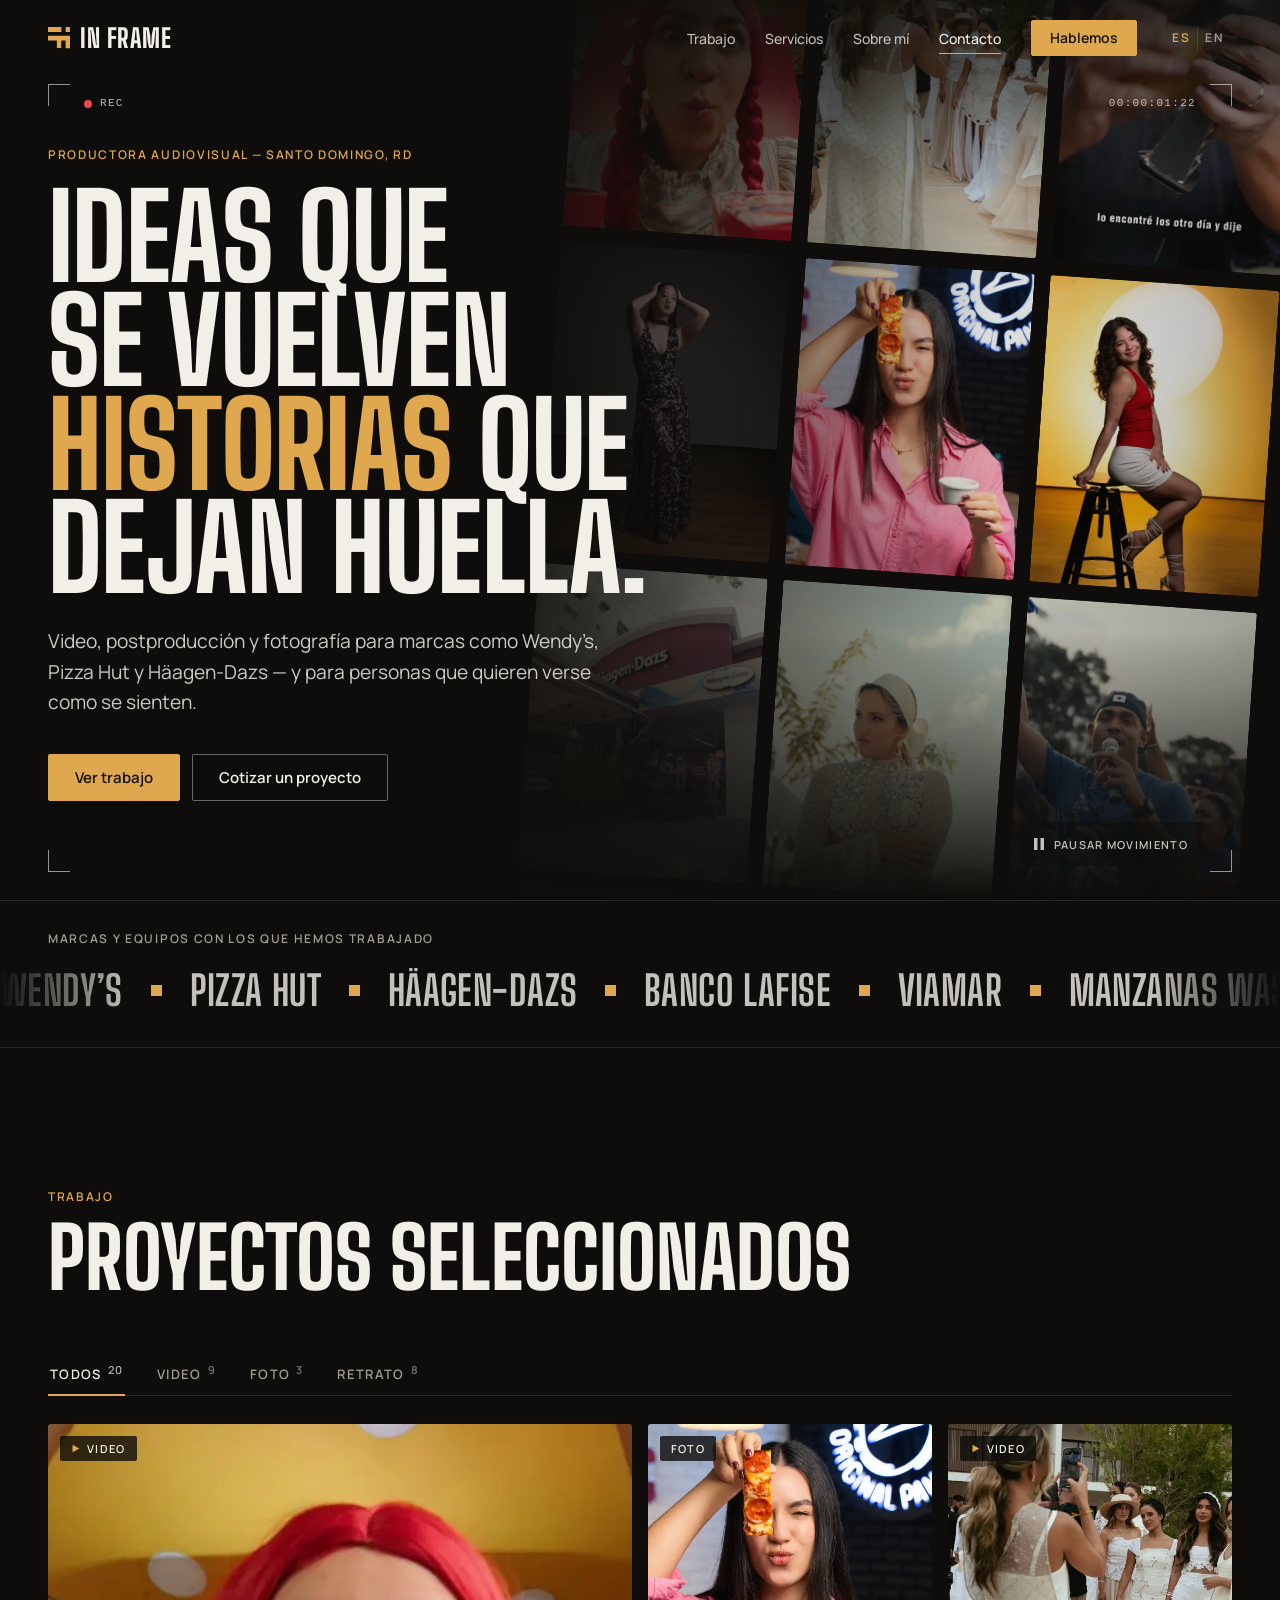
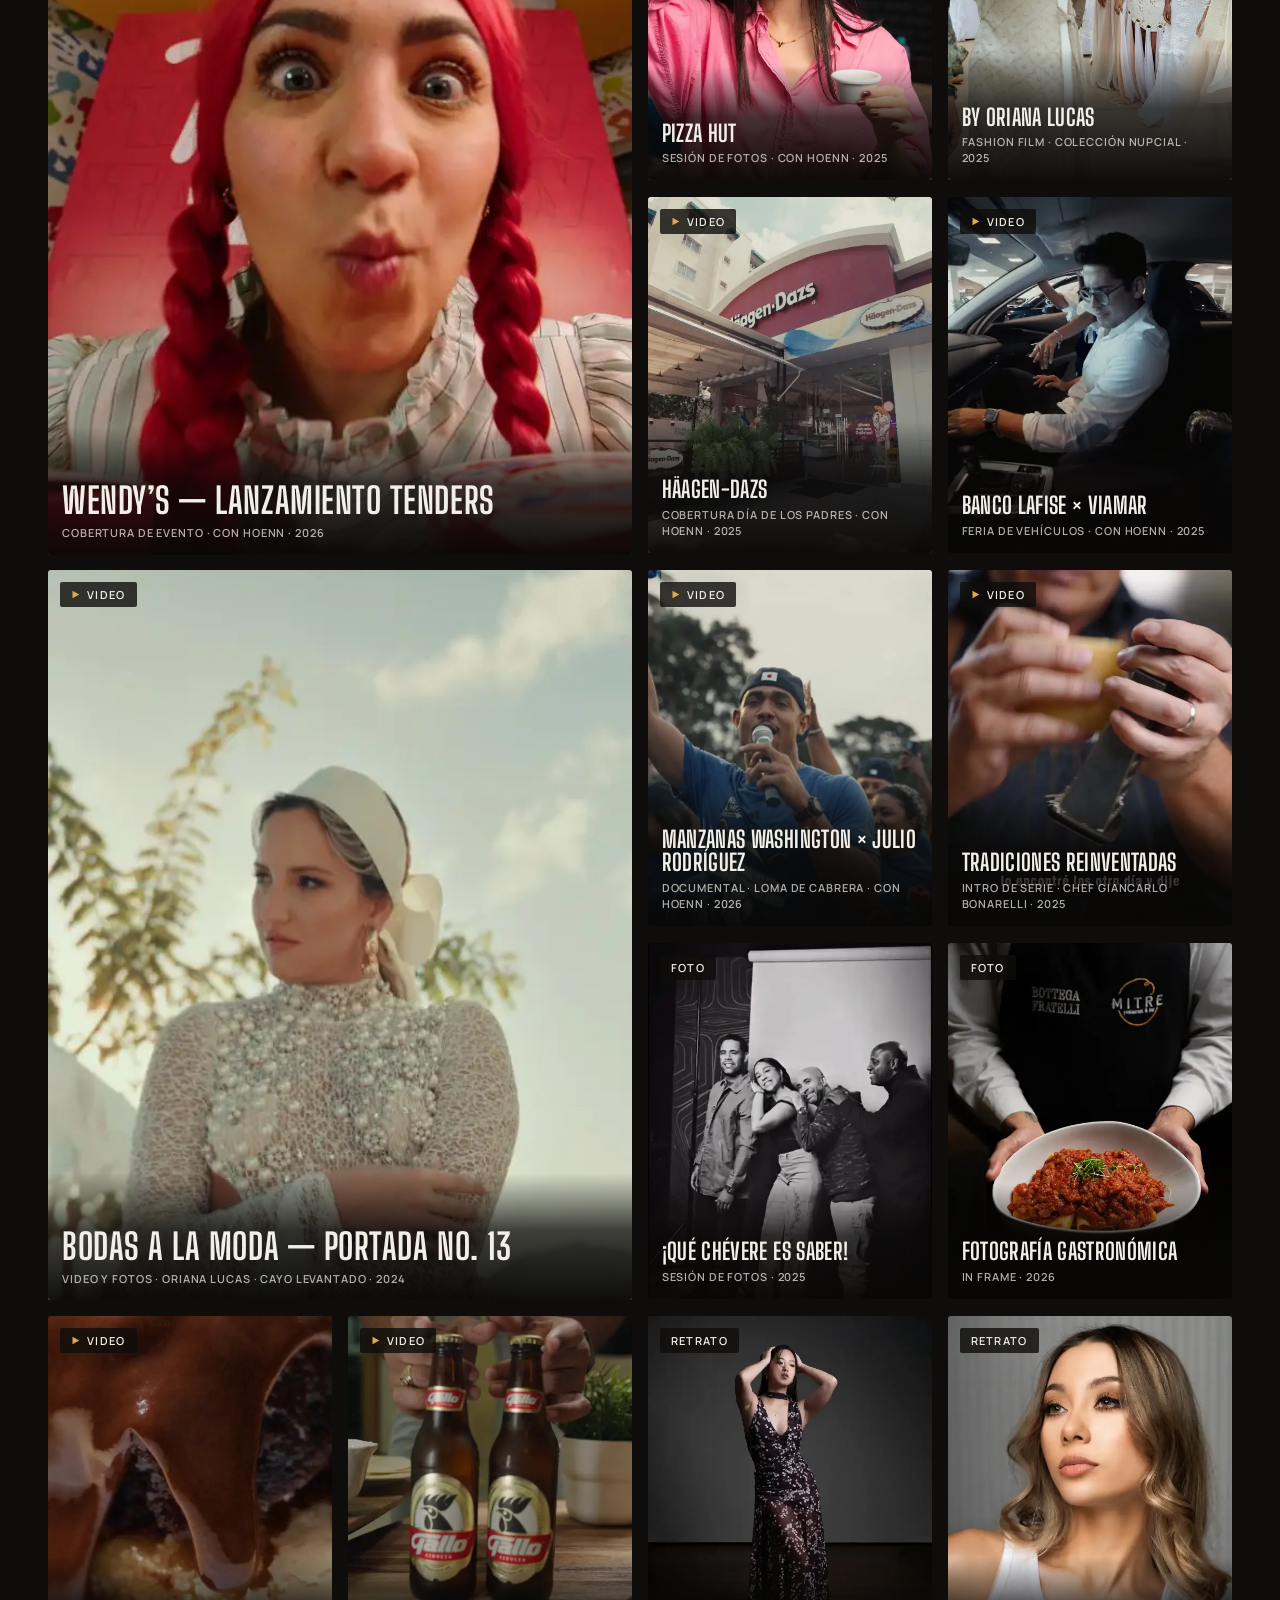
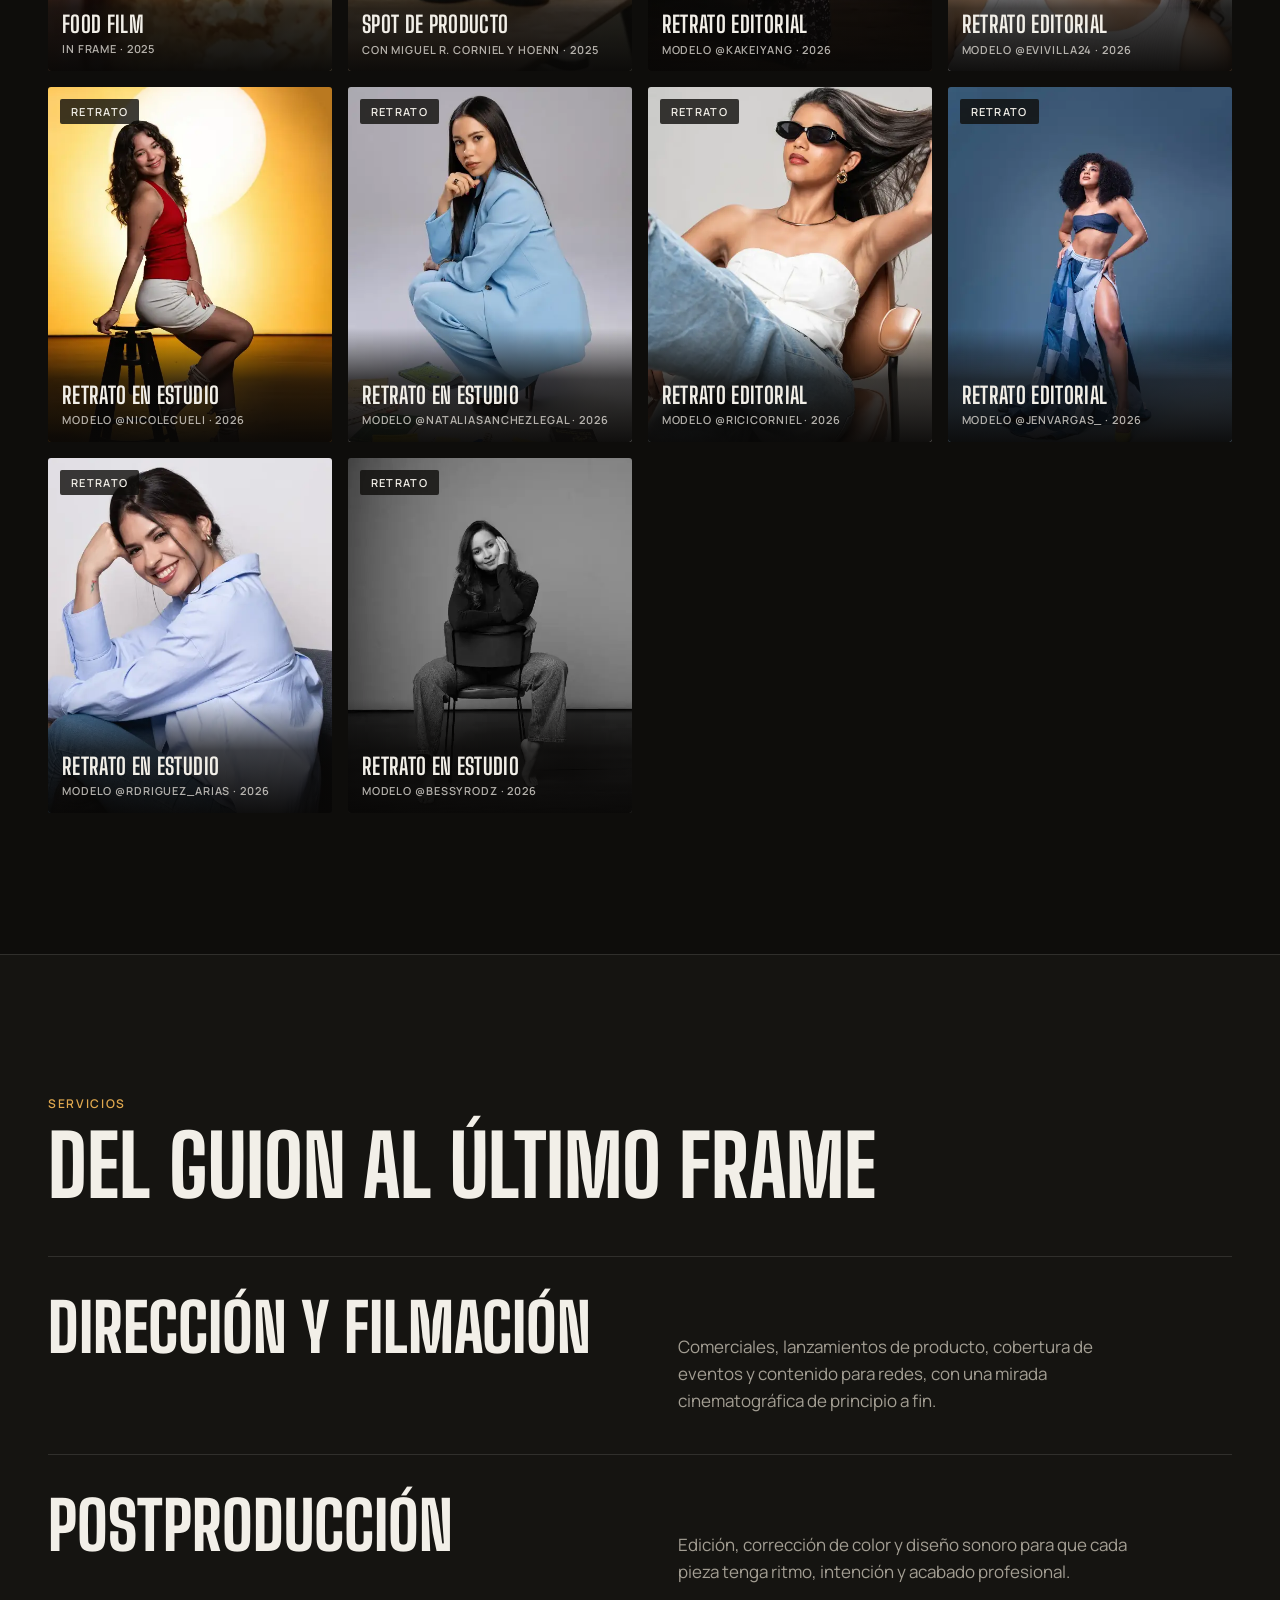
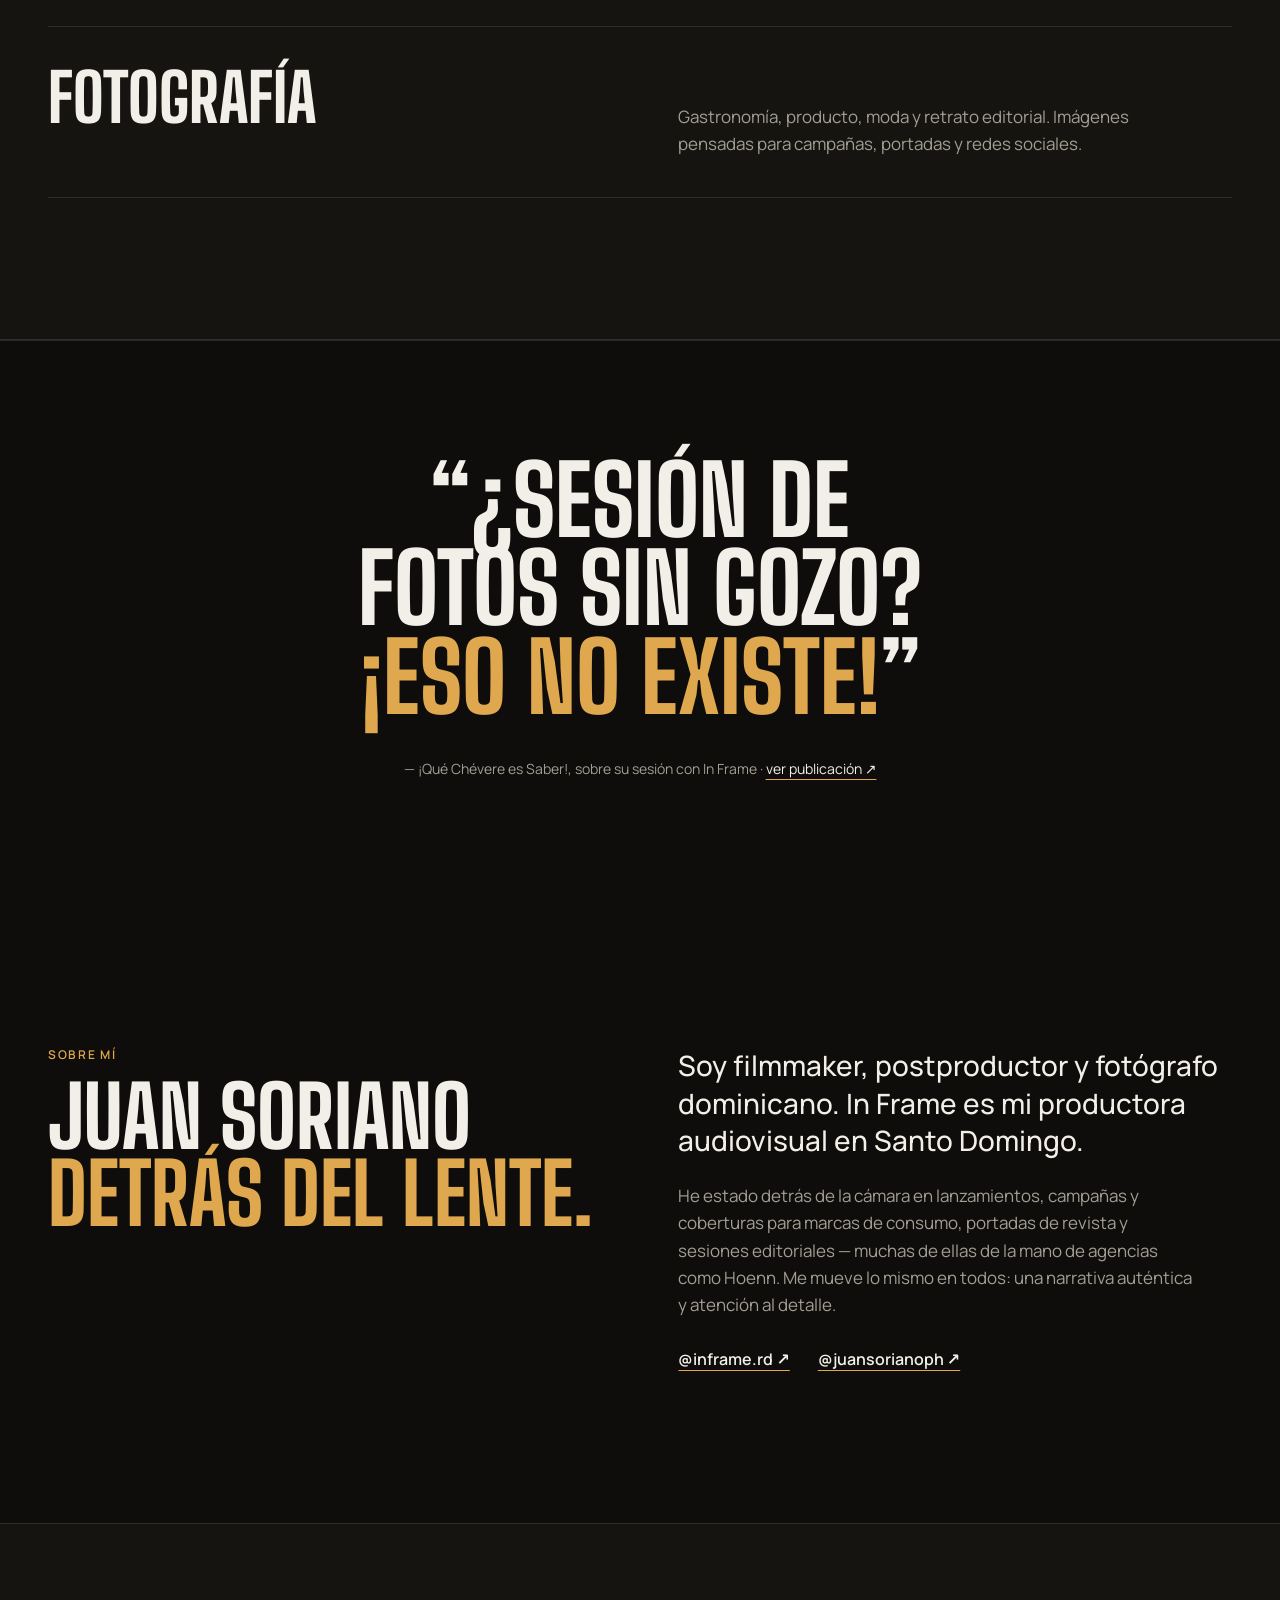
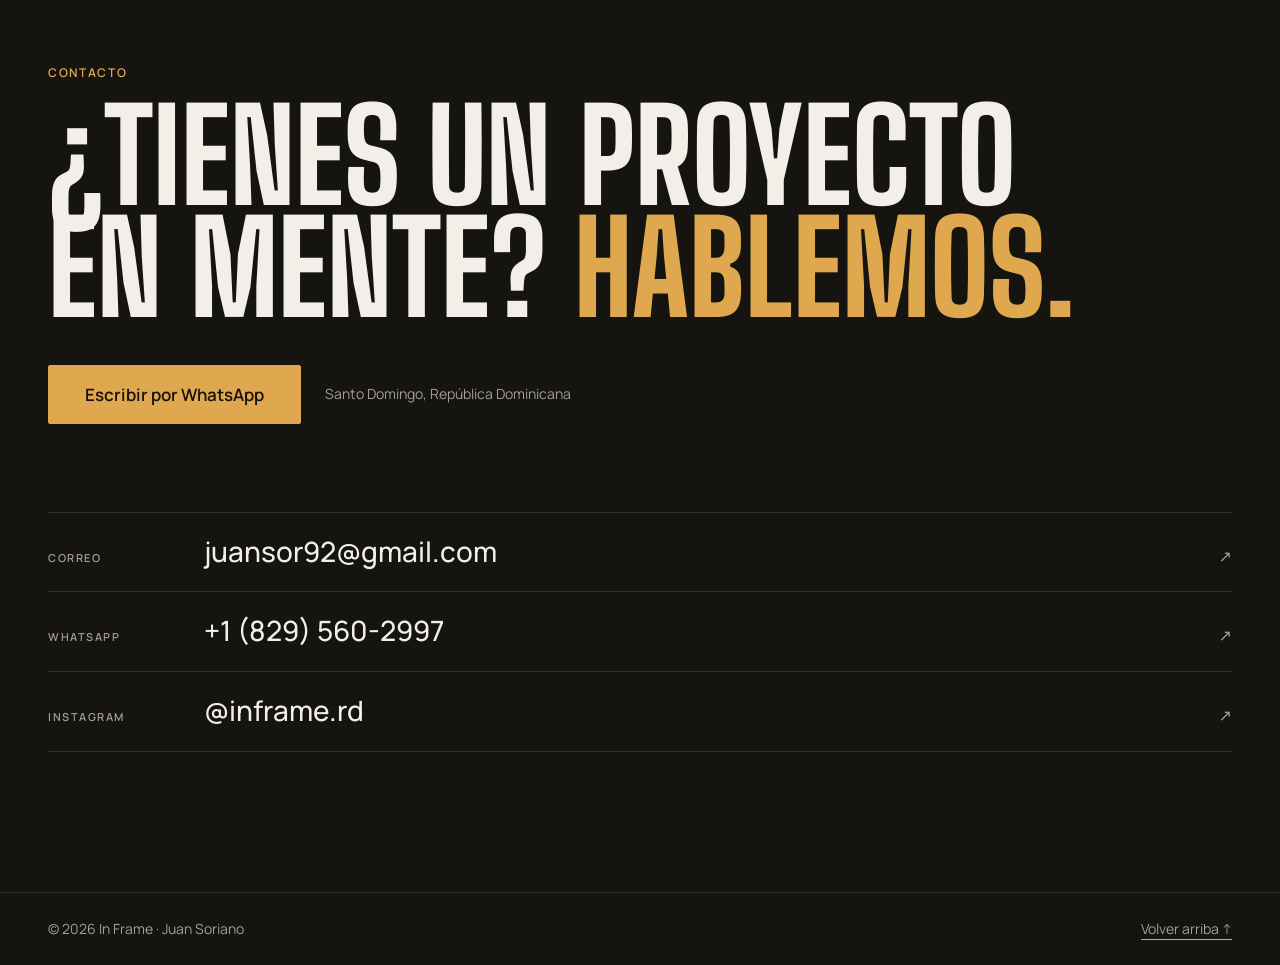
<file: index.html>
<!doctype html>
<html lang="es">
<head>
  <meta charset="utf-8">
  <meta name="viewport" content="width=device-width, initial-scale=1">
  <title>In Frame — Productora audiovisual · Juan Soriano</title>
  <meta name="description" content="In Frame es la productora audiovisual de Juan Soriano: dirección, filmación, postproducción y fotografía en República Dominicana.">
  <meta name="theme-color" content="#0e0d0b">
  <meta name="color-scheme" content="dark">
  <!-- Update these three URLs if the site moves to its own domain -->
  <link rel="canonical" href="https://in-frame-copia.vercel.app/">
  <meta property="og:url" content="https://in-frame-copia.vercel.app/">
  <meta property="og:locale" content="es_DO">
  <meta property="og:type" content="website">
  <meta property="og:title" content="In Frame — Productora audiovisual">
  <meta property="og:description" content="Dirección, filmación, postproducción y fotografía. Historias visuales que conectan.">
  <meta property="og:image" content="https://in-frame-copia.vercel.app/assets/og.jpg">
  <meta property="og:image:width" content="1200">
  <meta property="og:image:height" content="630">
  <meta name="twitter:image" content="https://in-frame-copia.vercel.app/assets/og.jpg">
  <meta name="twitter:card" content="summary_large_image">
  <link rel="icon" href="favicon.svg" type="image/svg+xml">
  <link rel="preconnect" href="https://fonts.googleapis.com">
  <link rel="preconnect" href="https://fonts.gstatic.com" crossorigin>
  <link href="https://fonts.googleapis.com/css2?family=Big+Shoulders+Display:wght@700;800&family=Manrope:wght@400;500;600&display=swap" rel="stylesheet">
  <link rel="stylesheet" href="styles.css">
  <script>
    /* Play the logo intro once per visit; skip it on later page loads and for reduced motion */
    try {
      if (sessionStorage.getItem("introSeen") || matchMedia("(prefers-reduced-motion: reduce)").matches) document.documentElement.classList.add("no-intro");
      sessionStorage.setItem("introSeen", "1");
    } catch (e) {}
  </script>
</head>
<body>
  <svg width="0" height="0" style="position:absolute" aria-hidden="true">
    <symbol id="if-logo" viewBox="0 0 358 349">
      <path d="M0 0h218v81H0zM287 0h71v81h-71zM0 141h358v79H0zM144 220h72v123h-72zM286 220h72v129h-72z"/>
    </symbol>
  </svg>

  <div class="intro" id="intro" aria-hidden="true">
    <svg class="intro__logo" viewBox="0 0 358 349"><use href="#if-logo"/></svg>
  </div>
  <noscript><style>.intro{display:none}</style></noscript>

  <a class="skip" href="#trabajo" data-i18n="skip">Saltar al contenido</a>

  <header class="nav" id="nav">
    <a href="#top" class="brand" id="brand" aria-label="In Frame, inicio" data-i18n-label="brand.label">
      <svg class="brand__mark" viewBox="0 0 358 349" aria-hidden="true"><use href="#if-logo"/></svg>In Frame
    </a>
    <nav class="nav__links" id="menu" aria-label="Principal" data-i18n-label="nav.label">
      <a href="#trabajo" data-i18n="nav.work">Trabajo</a>
      <a href="#servicios" data-i18n="nav.services">Servicios</a>
      <a href="#sobre-mi" data-i18n="nav.about">Sobre mí</a>
      <a href="#contacto" data-i18n="nav.contact">Contacto</a>
      <a class="btn btn--sm" data-wa href="https://wa.me/18295602997" target="_blank" rel="noopener" data-i18n="nav.talk">Hablemos</a>
    </nav>
    <div class="nav__end">
      <!-- language switch: shows both, the current one highlighted -->
      <button class="lang" id="lang" type="button" data-lang="es" aria-label="Cambiar el sitio a inglés"><span lang="es">ES</span><span lang="en">EN</span></button>
      <button class="nav__toggle" id="toggle" aria-expanded="false" aria-controls="menu" aria-label="Abrir menú">
        <span></span><span></span>
      </button>
    </div>
  </header>

  <main id="top">
    <!-- HERO -->
    <section class="hero">
      <div class="wall" id="wall" aria-hidden="true"></div>
      <div class="hero__shade" aria-hidden="true"></div>

      <div class="finder" aria-hidden="true">
        <i></i><i></i><i></i><i></i>
        <span class="finder__rec"><b></b>REC</span>
        <span class="finder__tc" id="timecode">00:00:00:00</span>
      </div>

      <button class="motion" id="motion" type="button" aria-pressed="false">
        <svg class="motion__pause" viewBox="0 0 10 12" aria-hidden="true"><path d="M0 0h3.5v12H0zM6.5 0H10v12H6.5z"/></svg>
        <svg class="motion__play" viewBox="0 0 10 12" aria-hidden="true"><path d="M0 0l10 6-10 6z"/></svg>
        <span id="motionLabel">Pausar movimiento</span>
      </button>

      <div class="wrap hero__body">
        <p class="eyebrow" data-i18n="hero.eyebrow">Productora audiovisual — Santo Domingo, RD</p>
        <h1 class="hero__title" data-i18n="hero.title">Ideas que se vuelven <em>historias</em> que dejan huella.</h1>
        <p class="hero__text" data-i18n="hero.text">Video, postproducción y fotografía para marcas como Wendy’s, Pizza Hut y Häagen-Dazs — y para personas que quieren verse como se sienten.</p>
        <div class="hero__cta">
          <a class="btn" href="#trabajo" data-i18n="hero.see">Ver trabajo</a>
          <a class="btn btn--ghost" data-wa href="https://wa.me/18295602997" target="_blank" rel="noopener" data-i18n="hero.quote">Cotizar un proyecto</a>
        </div>
      </div>
    </section>

    <!-- CLIENTES -->
    <section class="clients" aria-labelledby="clientsTitle">
      <h2 class="label wrap" id="clientsTitle" data-i18n="clients.title">Marcas y equipos con los que hemos trabajado</h2>
      <div class="marquee"><ul class="marquee__track" id="clients"><li>Wendy’s</li><li>Pizza Hut</li><li>Häagen-Dazs</li><li>Banco LAFISE</li><li>Viamar</li><li>Manzanas Washington</li><li>Bodas A La Moda</li><li>By Oriana Lucas</li><li>Hoenn</li></ul></div>
    </section>

    <!-- TRABAJO -->
    <section class="section" id="trabajo">
      <div class="wrap">
        <header class="head reveal">
          <p class="label" data-i18n="work.label">Trabajo</p>
          <h2 class="title" data-i18n="work.title">Proyectos seleccionados</h2>
        </header>
        <div class="chips reveal" id="chips" role="group" aria-label="Filtrar por categoría" data-i18n-label="work.filter"></div>
        <div class="grid" id="grid">
          <a class="card reveal card--big" href="https://www.instagram.com/reel/DZqhDx_pwn-/" target="_blank" rel="noopener" data-type="video" data-full="assets/work/DZqhDx_pwn-.jpg" data-title="Wendy’s — Lanzamiento Tenders" data-meta="Cobertura de evento · con Hoenn" data-year="2026">
            <img src="assets/work/thumb/DZqhDx_pwn-.webp" alt="Wendy’s — Lanzamiento Tenders — Cobertura de evento · con Hoenn" loading="lazy" decoding="async" width="540" height="960">
            <span class="card__badge"><svg width="9" height="9" viewBox="0 0 12 12" aria-hidden="true"><path d="M2 1l9 5-9 5z" fill="currentColor"/></svg>Video</span>
            <span class="card__info"><strong>Wendy’s — Lanzamiento Tenders</strong><small>Cobertura de evento · con Hoenn · 2026</small></span>
          </a>
          <a class="card reveal" href="https://www.instagram.com/p/DPrdmBtgVTj/" target="_blank" rel="noopener" data-type="foto" data-full="assets/work/DPrdmBtgVTj.webp" data-title="Pizza Hut" data-meta="Sesión de fotos · con Hoenn" data-year="2025">
            <img src="assets/work/thumb/DPrdmBtgVTj.webp" srcset="assets/work/thumb/DPrdmBtgVTj.webp 540w, assets/work/DPrdmBtgVTj.webp 1080w" sizes="(max-width: 640px) 50vw, (max-width: 1000px) 33vw, 25vw" alt="Pizza Hut — Sesión de fotos · con Hoenn" loading="lazy" decoding="async" width="1080" height="1440">
            <span class="card__badge">Foto</span>
            <span class="card__info"><strong>Pizza Hut</strong><small>Sesión de fotos · con Hoenn · 2025</small></span>
          </a>
          <a class="card reveal" href="https://www.instagram.com/reel/DN6wpaIkVMU/" target="_blank" rel="noopener" data-type="video" data-full="assets/work/DN6wpaIkVMU.jpg" data-title="By Oriana Lucas" data-meta="Fashion film · Colección nupcial" data-year="2025">
            <img src="assets/work/thumb/DN6wpaIkVMU.webp" srcset="assets/work/thumb/DN6wpaIkVMU.webp 540w, assets/work/DN6wpaIkVMU.jpg 1080w" sizes="(max-width: 640px) 50vw, (max-width: 1000px) 33vw, 25vw" alt="By Oriana Lucas — Fashion film · Colección nupcial" loading="lazy" decoding="async" width="1080" height="1920">
            <span class="card__badge"><svg width="9" height="9" viewBox="0 0 12 12" aria-hidden="true"><path d="M2 1l9 5-9 5z" fill="currentColor"/></svg>Video</span>
            <span class="card__info"><strong>By Oriana Lucas</strong><small>Fashion film · Colección nupcial · 2025</small></span>
          </a>
          <a class="card reveal" href="https://www.instagram.com/reel/DM-ivGzpY6K/" target="_blank" rel="noopener" data-type="video" data-full="assets/work/DM-ivGzpY6K.jpg" data-title="Häagen-Dazs" data-meta="Cobertura Día de los Padres · con Hoenn" data-year="2025">
            <img src="assets/work/thumb/DM-ivGzpY6K.webp" alt="Häagen-Dazs — Cobertura Día de los Padres · con Hoenn" loading="lazy" decoding="async" width="540" height="960">
            <span class="card__badge"><svg width="9" height="9" viewBox="0 0 12 12" aria-hidden="true"><path d="M2 1l9 5-9 5z" fill="currentColor"/></svg>Video</span>
            <span class="card__info"><strong>Häagen-Dazs</strong><small>Cobertura Día de los Padres · con Hoenn · 2025</small></span>
          </a>
          <a class="card reveal" href="https://www.instagram.com/reel/DNTwqHEvI5Z/" target="_blank" rel="noopener" data-type="video" data-full="assets/work/DNTwqHEvI5Z.jpg" data-title="Banco LAFISE × Viamar" data-meta="Feria de Vehículos · con Hoenn" data-year="2025">
            <img src="assets/work/thumb/DNTwqHEvI5Z.webp" srcset="assets/work/thumb/DNTwqHEvI5Z.webp 540w, assets/work/DNTwqHEvI5Z.jpg 640w" sizes="(max-width: 640px) 50vw, (max-width: 1000px) 33vw, 25vw" alt="Banco LAFISE × Viamar — Feria de Vehículos · con Hoenn" loading="lazy" decoding="async" width="640" height="1136">
            <span class="card__badge"><svg width="9" height="9" viewBox="0 0 12 12" aria-hidden="true"><path d="M2 1l9 5-9 5z" fill="currentColor"/></svg>Video</span>
            <span class="card__info"><strong>Banco LAFISE × Viamar</strong><small>Feria de Vehículos · con Hoenn · 2025</small></span>
          </a>
          <a class="card reveal card--big" href="https://www.instagram.com/reel/C8iAuPMP0PC/" target="_blank" rel="noopener" data-type="video" data-full="assets/work/C8iAuPMP0PC.jpg" data-title="Bodas A La Moda — Portada no. 13" data-meta="Video y fotos · Oriana Lucas · Cayo Levantado" data-year="2024">
            <img src="assets/work/thumb/C8iAuPMP0PC.webp" alt="Bodas A La Moda — Portada no. 13 — Video y fotos · Oriana Lucas · Cayo Levantado" loading="lazy" decoding="async" width="540" height="960">
            <span class="card__badge"><svg width="9" height="9" viewBox="0 0 12 12" aria-hidden="true"><path d="M2 1l9 5-9 5z" fill="currentColor"/></svg>Video</span>
            <span class="card__info"><strong>Bodas A La Moda — Portada no. 13</strong><small>Video y fotos · Oriana Lucas · Cayo Levantado · 2024</small></span>
          </a>
          <a class="card reveal" href="https://www.instagram.com/reel/DY-rGuBJqco/" target="_blank" rel="noopener" data-type="video" data-full="assets/work/DY-rGuBJqco.jpg" data-title="Manzanas Washington × Julio Rodríguez" data-meta="Documental · Loma de Cabrera · con Hoenn" data-year="2026">
            <img src="assets/work/thumb/DY-rGuBJqco.webp" alt="Manzanas Washington × Julio Rodríguez — Documental · Loma de Cabrera · con Hoenn" loading="lazy" decoding="async" width="540" height="960">
            <span class="card__badge"><svg width="9" height="9" viewBox="0 0 12 12" aria-hidden="true"><path d="M2 1l9 5-9 5z" fill="currentColor"/></svg>Video</span>
            <span class="card__info"><strong>Manzanas Washington × Julio Rodríguez</strong><small>Documental · Loma de Cabrera · con Hoenn · 2026</small></span>
          </a>
          <a class="card reveal" href="https://www.instagram.com/reel/DNZZu9HMVtt/" target="_blank" rel="noopener" data-type="video" data-full="assets/work/DNZZu9HMVtt.jpg" data-title="Tradiciones Reinventadas" data-meta="Intro de serie · Chef Giancarlo Bonarelli" data-year="2025">
            <img src="assets/work/thumb/DNZZu9HMVtt.webp" alt="Tradiciones Reinventadas — Intro de serie · Chef Giancarlo Bonarelli" loading="lazy" decoding="async" width="540" height="960">
            <span class="card__badge"><svg width="9" height="9" viewBox="0 0 12 12" aria-hidden="true"><path d="M2 1l9 5-9 5z" fill="currentColor"/></svg>Video</span>
            <span class="card__info"><strong>Tradiciones Reinventadas</strong><small>Intro de serie · Chef Giancarlo Bonarelli · 2025</small></span>
          </a>
          <a class="card reveal" href="https://www.instagram.com/p/DPUr9v3Cprw/" target="_blank" rel="noopener" data-type="foto" data-full="assets/work/DPUr9v3Cprw.jpg" data-title="¡Qué Chévere es Saber!" data-meta="Sesión de fotos" data-year="2025">
            <img src="assets/work/thumb/DPUr9v3Cprw.webp" srcset="assets/work/thumb/DPUr9v3Cprw.webp 540w, assets/work/DPUr9v3Cprw.jpg 720w" sizes="(max-width: 640px) 50vw, (max-width: 1000px) 33vw, 25vw" alt="¡Qué Chévere es Saber! — Sesión de fotos" loading="lazy" decoding="async" width="720" height="1280">
            <span class="card__badge">Foto</span>
            <span class="card__info"><strong>¡Qué Chévere es Saber!</strong><small>Sesión de fotos · 2025</small></span>
          </a>
          <a class="card reveal" href="https://www.instagram.com/p/DZ749TVFhTV/" target="_blank" rel="noopener" data-type="foto" data-full="assets/work/DZ749TVFhTV.webp" data-title="Fotografía gastronómica" data-meta="In Frame" data-year="2026">
            <img src="assets/work/thumb/DZ749TVFhTV.webp" srcset="assets/work/thumb/DZ749TVFhTV.webp 540w, assets/work/DZ749TVFhTV.webp 1080w" sizes="(max-width: 640px) 50vw, (max-width: 1000px) 33vw, 25vw" alt="Fotografía gastronómica — In Frame" loading="lazy" decoding="async" width="1080" height="1440">
            <span class="card__badge">Foto</span>
            <span class="card__info"><strong>Fotografía gastronómica</strong><small>In Frame · 2026</small></span>
          </a>
          <a class="card reveal" href="https://www.instagram.com/reel/DSS7t2liWs1/" target="_blank" rel="noopener" data-type="video" data-full="assets/work/DSS7t2liWs1.jpg" data-title="Food film" data-meta="In Frame" data-year="2025">
            <img src="assets/work/thumb/DSS7t2liWs1.webp" alt="Food film — In Frame" loading="lazy" decoding="async" width="540" height="960">
            <span class="card__badge"><svg width="9" height="9" viewBox="0 0 12 12" aria-hidden="true"><path d="M2 1l9 5-9 5z" fill="currentColor"/></svg>Video</span>
            <span class="card__info"><strong>Food film</strong><small>In Frame · 2025</small></span>
          </a>
          <a class="card reveal" href="https://www.instagram.com/reel/DE5sq4mPWbB/" target="_blank" rel="noopener" data-type="video" data-full="assets/work/DE5sq4mPWbB.jpg" data-title="Spot de producto" data-meta="Con Miguel R. Corniel y Hoenn" data-year="2025">
            <img src="assets/work/thumb/DE5sq4mPWbB.webp" alt="Spot de producto — Con Miguel R. Corniel y Hoenn" loading="lazy" decoding="async" width="540" height="960">
            <span class="card__badge"><svg width="9" height="9" viewBox="0 0 12 12" aria-hidden="true"><path d="M2 1l9 5-9 5z" fill="currentColor"/></svg>Video</span>
            <span class="card__info"><strong>Spot de producto</strong><small>Con Miguel R. Corniel y Hoenn · 2025</small></span>
          </a>
          <a class="card reveal" href="https://www.instagram.com/p/DcPAuYWiaV_/" target="_blank" rel="noopener" data-type="retrato" data-full="assets/work/DcPAuYWiaV_.webp" data-title="Retrato editorial" data-meta="Modelo @kakeiyang" data-year="2026">
            <img src="assets/work/thumb/DcPAuYWiaV_.webp" srcset="assets/work/thumb/DcPAuYWiaV_.webp 540w, assets/work/DcPAuYWiaV_.webp 1080w" sizes="(max-width: 640px) 50vw, (max-width: 1000px) 33vw, 25vw" alt="Retrato editorial — Modelo @kakeiyang" loading="lazy" decoding="async" width="1080" height="1440">
            <span class="card__badge">Retrato</span>
            <span class="card__info"><strong>Retrato editorial</strong><small>Modelo @kakeiyang · 2026</small></span>
          </a>
          <a class="card reveal" href="https://www.instagram.com/p/DaMSg-DjEdr/" target="_blank" rel="noopener" data-type="retrato" data-full="assets/work/DaMSg-DjEdr.webp" data-title="Retrato editorial" data-meta="Modelo @evivilla24" data-year="2026">
            <img src="assets/work/thumb/DaMSg-DjEdr.webp" srcset="assets/work/thumb/DaMSg-DjEdr.webp 540w, assets/work/DaMSg-DjEdr.webp 1080w" sizes="(max-width: 640px) 50vw, (max-width: 1000px) 33vw, 25vw" alt="Retrato editorial — Modelo @evivilla24" loading="lazy" decoding="async" width="1080" height="1440">
            <span class="card__badge">Retrato</span>
            <span class="card__info"><strong>Retrato editorial</strong><small>Modelo @evivilla24 · 2026</small></span>
          </a>
          <a class="card reveal" href="https://www.instagram.com/p/DUb9KJmCTru/" target="_blank" rel="noopener" data-type="retrato" data-full="assets/work/DUb9KJmCTru.webp" data-title="Retrato en estudio" data-meta="Modelo @nicolecueli" data-year="2026">
            <img src="assets/work/thumb/DUb9KJmCTru.webp" srcset="assets/work/thumb/DUb9KJmCTru.webp 540w, assets/work/DUb9KJmCTru.webp 1080w" sizes="(max-width: 640px) 50vw, (max-width: 1000px) 33vw, 25vw" alt="Retrato en estudio — Modelo @nicolecueli" loading="lazy" decoding="async" width="1080" height="1440">
            <span class="card__badge">Retrato</span>
            <span class="card__info"><strong>Retrato en estudio</strong><small>Modelo @nicolecueli · 2026</small></span>
          </a>
          <a class="card reveal" href="https://www.instagram.com/p/DVMCMUpkVqD/" target="_blank" rel="noopener" data-type="retrato" data-full="assets/work/DVMCMUpkVqD.webp" data-title="Retrato en estudio" data-meta="Modelo @nataliasanchezlegal" data-year="2026">
            <img src="assets/work/thumb/DVMCMUpkVqD.webp" srcset="assets/work/thumb/DVMCMUpkVqD.webp 540w, assets/work/DVMCMUpkVqD.webp 1080w" sizes="(max-width: 640px) 50vw, (max-width: 1000px) 33vw, 25vw" alt="Retrato en estudio — Modelo @nataliasanchezlegal" loading="lazy" decoding="async" width="1080" height="1440">
            <span class="card__badge">Retrato</span>
            <span class="card__info"><strong>Retrato en estudio</strong><small>Modelo @nataliasanchezlegal · 2026</small></span>
          </a>
          <a class="card reveal" href="https://www.instagram.com/p/DUtVNPqCXqB/" target="_blank" rel="noopener" data-type="retrato" data-full="assets/work/DUtVNPqCXqB.webp" data-title="Retrato editorial" data-meta="Modelo @ricicorniel" data-year="2026">
            <img src="assets/work/thumb/DUtVNPqCXqB.webp" srcset="assets/work/thumb/DUtVNPqCXqB.webp 540w, assets/work/DUtVNPqCXqB.webp 1080w" sizes="(max-width: 640px) 50vw, (max-width: 1000px) 33vw, 25vw" alt="Retrato editorial — Modelo @ricicorniel" loading="lazy" decoding="async" width="1080" height="1440">
            <span class="card__badge">Retrato</span>
            <span class="card__info"><strong>Retrato editorial</strong><small>Modelo @ricicorniel · 2026</small></span>
          </a>
          <a class="card reveal" href="https://www.instagram.com/p/DUoHASsiTr6/" target="_blank" rel="noopener" data-type="retrato" data-full="assets/work/DUoHASsiTr6.webp" data-title="Retrato editorial" data-meta="Modelo @jenvargas_" data-year="2026">
            <img src="assets/work/thumb/DUoHASsiTr6.webp" srcset="assets/work/thumb/DUoHASsiTr6.webp 540w, assets/work/DUoHASsiTr6.webp 1080w" sizes="(max-width: 640px) 50vw, (max-width: 1000px) 33vw, 25vw" alt="Retrato editorial — Modelo @jenvargas_" loading="lazy" decoding="async" width="1080" height="1440">
            <span class="card__badge">Retrato</span>
            <span class="card__info"><strong>Retrato editorial</strong><small>Modelo @jenvargas_ · 2026</small></span>
          </a>
          <a class="card reveal" href="https://www.instagram.com/p/DUgnbtbCfd5/" target="_blank" rel="noopener" data-type="retrato" data-full="assets/work/DUgnbtbCfd5.webp" data-title="Retrato en estudio" data-meta="Modelo @rdriguez_arias" data-year="2026">
            <img src="assets/work/thumb/DUgnbtbCfd5.webp" srcset="assets/work/thumb/DUgnbtbCfd5.webp 540w, assets/work/DUgnbtbCfd5.webp 1080w" sizes="(max-width: 640px) 50vw, (max-width: 1000px) 33vw, 25vw" alt="Retrato en estudio — Modelo @rdriguez_arias" loading="lazy" decoding="async" width="1080" height="1440">
            <span class="card__badge">Retrato</span>
            <span class="card__info"><strong>Retrato en estudio</strong><small>Modelo @rdriguez_arias · 2026</small></span>
          </a>
          <a class="card reveal" href="https://www.instagram.com/p/DT_W-IUkV3Z/" target="_blank" rel="noopener" data-type="retrato" data-full="assets/work/DT_W-IUkV3Z.webp" data-title="Retrato en estudio" data-meta="Modelo @bessyrodz" data-year="2026">
            <img src="assets/work/thumb/DT_W-IUkV3Z.webp" srcset="assets/work/thumb/DT_W-IUkV3Z.webp 540w, assets/work/DT_W-IUkV3Z.webp 1080w" sizes="(max-width: 640px) 50vw, (max-width: 1000px) 33vw, 25vw" alt="Retrato en estudio — Modelo @bessyrodz" loading="lazy" decoding="async" width="1080" height="1440">
            <span class="card__badge">Retrato</span>
            <span class="card__info"><strong>Retrato en estudio</strong><small>Modelo @bessyrodz · 2026</small></span>
          </a>
        </div>
      </div>
    </section>

    <!-- SERVICIOS -->
    <section class="section section--alt" id="servicios">
      <div class="wrap">
        <header class="head reveal">
          <p class="label" data-i18n="services.label">Servicios</p>
          <h2 class="title" data-i18n="services.title">Del guion al último frame</h2>
        </header>
        <ol class="services">
          <li class="reveal">
            <h3 data-i18n="s1.title">Dirección y filmación</h3>
            <p data-i18n="s1.text">Comerciales, lanzamientos de producto, cobertura de eventos y contenido para redes, con una mirada cinematográfica de principio a fin.</p>
          </li>
          <li class="reveal">
            <h3 data-i18n="s2.title">Postproducción</h3>
            <p data-i18n="s2.text">Edición, corrección de color y diseño sonoro para que cada pieza tenga ritmo, intención y acabado profesional.</p>
          </li>
          <li class="reveal">
            <h3 data-i18n="s3.title">Fotografía</h3>
            <p data-i18n="s3.text">Gastronomía, producto, moda y retrato editorial. Imágenes pensadas para campañas, portadas y redes sociales.</p>
          </li>
        </ol>
      </div>
    </section>

    <!-- TESTIMONIO -->
    <section class="quote">
      <figure class="wrap reveal">
        <blockquote data-i18n="quote.text">“¿Sesión de fotos sin gozo? <em>¡Eso no existe!</em>”</blockquote>
        <figcaption data-i18n="quote.cite">— ¡Qué Chévere es Saber!, sobre su sesión con In Frame · <a href="https://www.instagram.com/reel/DPUr9v3Cprw/" target="_blank" rel="noopener">ver publicación ↗</a></figcaption>
      </figure>
    </section>

    <!-- SOBRE MÍ -->
    <section class="section" id="sobre-mi">
      <div class="wrap about">
        <header class="head reveal">
          <p class="label" data-i18n="about.label">Sobre mí</p>
          <h2 class="title" data-i18n="about.title">Juan Soriano<br><em>detrás del lente.</em></h2>
        </header>
        <div class="about__body reveal">
          <p class="about__lead" data-i18n="about.lead">Soy filmmaker, postproductor y fotógrafo dominicano. In Frame es mi productora audiovisual en Santo Domingo.</p>
          <p data-i18n="about.text">He estado detrás de la cámara en lanzamientos, campañas y coberturas para marcas de consumo, portadas de revista y sesiones editoriales — muchas de ellas de la mano de agencias como Hoenn. Me mueve lo mismo en todos: una narrativa auténtica y atención al detalle.</p>
          <div class="about__links">
            <a href="https://www.instagram.com/inframe.rd" target="_blank" rel="noopener">@inframe.rd ↗</a>
            <a href="https://www.instagram.com/juansorianoph" target="_blank" rel="noopener">@juansorianoph ↗</a>
          </div>
        </div>
      </div>
    </section>

    <!-- CONTACTO -->
    <section class="section contact" id="contacto">
      <div class="wrap">
        <p class="label reveal" data-i18n="contact.label">Contacto</p>
        <h2 class="contact__title reveal" data-i18n="contact.title">¿Tienes un proyecto<br>en mente? <em>Hablemos.</em></h2>
        <div class="contact__cta reveal">
          <a class="btn btn--lg" data-wa href="https://wa.me/18295602997" target="_blank" rel="noopener" data-i18n="contact.wa">Escribir por WhatsApp</a>
          <span class="contact__note" data-i18n="contact.note">Santo Domingo, República Dominicana</span>
        </div>
        <ul class="channels reveal">
          <li><a href="mailto:juansor92@gmail.com?subject=Proyecto%20audiovisual"><small data-i18n="contact.email">Correo</small><span>juansor92@gmail.com</span><i>↗</i></a></li>
          <li><a data-wa href="https://wa.me/18295602997" target="_blank" rel="noopener"><small>WhatsApp</small><span>+1 (829) 560-2997</span><i>↗</i></a></li>
          <li><a href="https://www.instagram.com/inframe.rd" target="_blank" rel="noopener"><small>Instagram</small><span>@inframe.rd</span><i>↗</i></a></li>
        </ul>
      </div>
    </section>
  </main>

  <footer class="footer">
    <div class="wrap footer__row">
      <span>© <span id="year">2026</span> In Frame · Juan Soriano</span>
      <a href="#top" data-i18n="footer.top">Volver arriba ↑</a>
    </div>
  </footer>

  <!-- LIGHTBOX -->
  <dialog class="lightbox" id="lightbox" aria-label="Visor de proyecto" data-i18n-label="lb.label">
    <button class="lightbox__close" id="lbClose" type="button" aria-label="Cerrar" data-i18n-label="lb.close">✕</button>
    <button class="lightbox__nav lightbox__nav--prev" id="lbPrev" type="button" aria-label="Anterior" data-i18n-label="lb.prev">←</button>
    <figure class="lightbox__fig">
      <div class="lightbox__media" id="lbMedia"></div>
      <figcaption aria-live="polite">
        <h3 id="lbTitle"></h3>
        <p id="lbMeta"></p>
        <p class="lightbox__count" id="lbCount" hidden></p>
        <a id="lbLink" target="_blank" rel="noopener">Ver en Instagram ↗</a>
      </figcaption>
    </figure>
    <button class="lightbox__nav lightbox__nav--next" id="lbNext" type="button" aria-label="Siguiente" data-i18n-label="lb.next">→</button>
  </dialog>

  <script src="config.js" defer></script>
  <script src="i18n.js" defer></script>
  <script src="main.js" defer></script>
</body>
</html>
</file>
<file: styles.css>
:root {
  --bg: #0e0d0b;
  --bg-alt: #151411;
  --surface: #1c1a17;
  --text: #f2efe8;
  --muted: #a39e93;
  --line: rgba(242, 239, 232, 0.12);
  --accent: #e0a84e;
  --accent-hi: #edbb6a;
  --ink: #14110a;      /* text on accent / light surfaces */
  --scrim: #080706;    /* overlays on top of photos */
  --rec: #e5484d;
  color-scheme: dark;
  --display: "Big Shoulders Display", "Arial Narrow", Impact, sans-serif; /* condensed poster caps, echoes the blocky IF mark */
  --sans: "Manrope", system-ui, sans-serif;
  --mono: ui-monospace, "SF Mono", "Cascadia Mono", Consolas, monospace; /* viewfinder readout only; system font, no download */
  --pad: clamp(20px, 4vw, 48px);
  --ease: cubic-bezier(0.2, 0.7, 0.2, 1);
}

*, *::before, *::after { box-sizing: border-box; }
html { scroll-behavior: smooth; scroll-padding-top: 72px; }
body {
  margin: 0;
  background: var(--bg);
  color: var(--text);
  font: 400 1rem/1.6 var(--sans);
  -webkit-font-smoothing: antialiased;
}
img, video { max-width: 100%; display: block; }
a { color: inherit; text-decoration: none; }
h1, h2, h3, p, ul, ol, figure { margin: 0; }
ul, ol { padding: 0; list-style: none; }
button { font: inherit; color: inherit; background: none; border: 0; cursor: pointer; }
em { font-style: normal; color: var(--accent); }
/* everything set in the display face is uppercase */
.brand, .hero__title, .title, .contact__title, .quote blockquote, .marquee__track li, .card__info strong, .services h3, .lightbox figcaption h3 { text-transform: uppercase; }
:focus-visible { outline: 2px solid var(--accent); outline-offset: 3px; border-radius: 2px; }

.wrap { max-width: 1280px; margin-inline: auto; padding-inline: var(--pad); }
.skip { position: absolute; left: -999px; top: 8px; z-index: 100; background: var(--accent); color: var(--ink); padding: 10px 16px; border-radius: 4px; }
.skip:focus { left: 8px; }

/* ---------- Buttons ---------- */
.btn {
  display: inline-flex; align-items: center; gap: 10px;
  padding: 15px 26px; border-radius: 2px;
  background: var(--accent); color: var(--ink);
  font: 600 0.9375rem/1 var(--sans);
  border: 1px solid var(--accent);
  transition: transform 0.3s var(--ease), background 0.3s, color 0.3s;
}
.btn:hover { transform: translateY(-2px); background: var(--accent-hi); }
.btn--ghost { background: color-mix(in srgb, var(--bg) 35%, transparent); color: var(--text); border-color: color-mix(in srgb, var(--text) 40%, transparent); backdrop-filter: blur(6px); }
.btn--ghost:hover { background: var(--text); color: var(--ink); border-color: var(--text); }
.btn--sm { padding: 10px 18px; font-size: 0.875rem; }
.btn--lg { padding: 20px 36px; font-size: 1.0625rem; }

/* ---------- Nav ---------- */
.nav {
  position: fixed; inset: 0 0 auto 0; z-index: 50;
  display: flex; align-items: center; justify-content: space-between;
  padding: 16px var(--pad);
  transition: border-color 0.4s, padding 0.4s;
  border-bottom: 1px solid transparent;
}
.nav.is-stuck { border-color: var(--line); padding-block: 12px; }
/* The blurred bar lives on a pseudo-element: a backdrop-filter on .nav itself would turn it into the
   containing block for the fixed mobile menu and break that menu whenever the page is scrolled. */
.nav::before { content: ""; position: absolute; inset: 0; z-index: -1; transition: background 0.4s; }
.nav.is-stuck::before { background: color-mix(in srgb, var(--bg) 82%, transparent); backdrop-filter: blur(14px); }
.brand { display: inline-flex; align-items: center; gap: 10px; min-height: 44px; font: 800 1.625rem/1 var(--display); letter-spacing: 0.02em; }
.brand__mark { width: 22px; height: 21.5px; flex: none; fill: var(--accent); }

/* ---------- Logo intro ---------- */
.intro { position: fixed; inset: 0; z-index: 200; display: grid; place-items: center; background: var(--bg); cursor: pointer; animation: introVeil 0.7s var(--ease) 1.5s forwards; }
.intro__logo { width: min(40vw, 240px); fill: var(--text); opacity: 0; transform: scale(0.86); animation: introIn 0.8s cubic-bezier(0.16, 0.84, 0.24, 1) 0.1s forwards, introOut 0.6s cubic-bezier(0.65, 0, 0.35, 1) 1.3s forwards; }
.no-intro .intro { display: none; }
@keyframes introIn { to { opacity: 1; transform: none; } }
@keyframes introOut { to { opacity: 0; transform: scale(0.2); } }
@keyframes introVeil { to { opacity: 0; visibility: hidden; } }
.nav__links { display: flex; align-items: center; gap: 30px; font: 500 0.875rem var(--sans); }
.nav__links a:not(.btn) { color: color-mix(in srgb, var(--text) 78%, transparent); position: relative; padding: 6px 0; }
.nav__links a:not(.btn)::after { content: ""; position: absolute; left: 0; right: 0; bottom: 0; height: 1px; background: var(--accent); transform: scaleX(0); transform-origin: left; transition: transform 0.35s var(--ease); }
.nav__links a:not(.btn):hover, .nav__links a.is-active { color: var(--text); }
.nav__links a:not(.btn):hover::after, .nav__links a.is-active::after { transform: scaleX(1); }
.nav__links { margin-left: auto; }
.nav__end { display: flex; align-items: center; gap: 4px; margin-left: 26px; position: relative; z-index: 60; }
/* language switch: ES | EN, the current one in the accent colour */
.lang { display: inline-flex; align-items: center; min-height: 44px; padding: 0 2px; font: 600 0.75rem/1 var(--sans); letter-spacing: 0.12em; color: var(--muted); }
.lang span { padding: 6px 7px; transition: color 0.25s; }
.lang span + span { border-left: 1px solid var(--line); }
.lang:hover span { color: var(--text); }
.lang[data-lang="es"] span[lang="es"], .lang[data-lang="en"] span[lang="en"] { color: var(--accent); }
.nav__toggle { display: none; width: 44px; height: 44px; position: relative; z-index: 60; }
.nav__toggle span { position: absolute; left: 11px; right: 11px; height: 1.5px; background: var(--text); transition: transform 0.3s var(--ease), top 0.3s var(--ease); }
.nav__toggle span:first-child { top: 18px; }
.nav__toggle span:last-child { top: 26px; }
.nav__toggle[aria-expanded="true"] span { top: 22px; }
.nav__toggle[aria-expanded="true"] span:first-child { transform: rotate(45deg); }
.nav__toggle[aria-expanded="true"] span:last-child { transform: rotate(-45deg); }

@media (max-width: 820px) {
  .nav__toggle { display: block; }
  .nav__links {
    position: fixed; inset: 0; z-index: 55;
    flex-direction: column; justify-content: center; align-items: flex-start; gap: 8px;
    padding: 96px var(--pad) 48px;
    background: var(--bg);
    opacity: 0; visibility: hidden; transition: opacity 0.3s, visibility 0.3s;
  }
  .nav__links.is-open { opacity: 1; visibility: visible; transition: opacity 0.3s, visibility 0s; }
  .nav__links a:not(.btn) { font: 800 3.25rem/1.1 var(--display); text-transform: uppercase; color: var(--text); }
  .nav__links .btn { margin-top: 28px; padding: 16px 28px; font-size: 1rem; }
}

/* ---------- Hero ---------- */
.hero { position: relative; min-height: 100svh; display: flex; align-items: flex-end; overflow: hidden; isolation: isolate; }
.wall { position: absolute; inset: 0 0 0 auto; width: min(54%, 820px); z-index: -2; display: grid; grid-template-columns: repeat(3, 1fr); gap: 14px; padding-right: var(--pad); transform: rotate(4deg) scale(1.12); transform-origin: center; }
.wall__col { overflow: hidden; }
.wall__track { display: flex; flex-direction: column; gap: 14px; animation: drift 48s linear infinite; }
.wall__col:nth-child(2) .wall__track { animation-direction: reverse; animation-duration: 60s; }
.wall__col:nth-child(3) .wall__track { animation-duration: 54s; }
.wall__track img { width: 100%; height: auto; aspect-ratio: 3 / 4; object-fit: cover; border-radius: 3px; background: var(--surface); }
@keyframes drift { to { transform: translateY(calc(-50% - 7px)); } }
.hero__shade {
  position: absolute; inset: 0; z-index: -1;
  background:
    linear-gradient(90deg, var(--bg) 0%, var(--bg) 36%, color-mix(in srgb, var(--bg) 72%, transparent) 52%, color-mix(in srgb, var(--bg) 12%, transparent) 78%, color-mix(in srgb, var(--bg) 30%, transparent) 100%),
    linear-gradient(180deg, color-mix(in srgb, var(--bg) 85%, transparent) 0%, transparent 22%, transparent 70%, var(--bg) 100%);
}
@media (max-width: 900px) {
  .wall { width: 100%; padding: 0; transform: rotate(4deg) scale(1.2); }
  .hero__shade { background: linear-gradient(180deg, color-mix(in srgb, var(--bg) 88%, transparent) 0%, color-mix(in srgb, var(--bg) 74%, transparent) 35%, color-mix(in srgb, var(--bg) 90%, transparent) 75%, var(--bg) 100%); }
}
.hero__body { width: 100%; padding-block: 140px clamp(72px, 11vh, 120px); }
.eyebrow { font: 600 0.75rem/1.4 var(--sans); letter-spacing: 0.14em; text-transform: uppercase; color: var(--accent); margin-bottom: 22px; }
.hero__title { font: 800 clamp(3.5rem, 9.2vw, 8.75rem)/0.88 var(--display); letter-spacing: -0.005em; max-width: 12ch; text-wrap: balance; }
.hero__text { margin-top: 26px; max-width: 46ch; font-size: clamp(1rem, 1.5vw, 1.25rem); color: color-mix(in srgb, var(--text) 84%, transparent); }
.hero__cta { display: flex; flex-wrap: wrap; gap: 12px; margin-top: 36px; }

/* viewfinder overlay */
.finder { position: absolute; inset: 84px var(--pad) 28px; pointer-events: none; font: 500 0.6875rem/1 var(--mono); letter-spacing: 0.12em; color: color-mix(in srgb, var(--text) 75%, transparent); }
.finder i { position: absolute; width: 22px; height: 22px; border: solid color-mix(in srgb, var(--text) 60%, transparent); border-width: 0; }
.finder i:nth-child(1) { top: 0; left: 0; border-top-width: 1.5px; border-left-width: 1.5px; }
.finder i:nth-child(2) { top: 0; right: 0; border-top-width: 1.5px; border-right-width: 1.5px; }
.finder i:nth-child(3) { bottom: 0; left: 0; border-bottom-width: 1.5px; border-left-width: 1.5px; }
.finder i:nth-child(4) { bottom: 0; right: 0; border-bottom-width: 1.5px; border-right-width: 1.5px; }
.finder span { position: absolute; }
.finder__rec { top: 14px; left: 36px; display: inline-flex; align-items: center; gap: 8px; }
.finder__rec b { width: 8px; height: 8px; border-radius: 50%; background: var(--rec); animation: blink 1.4s steps(2, jump-none) infinite; }
.finder__tc { top: 14px; right: 36px; font-variant-numeric: tabular-nums; }
@keyframes blink { 50% { opacity: 0.15; } }
@media (max-width: 640px) { .finder { inset: 76px 14px 14px; } }

/* pause / resume all looping motion (WCAG 2.2.2) */
.motion { position: absolute; right: calc(var(--pad) + 30px); bottom: 34px; z-index: 2; display: none; align-items: center; gap: 10px; min-height: 44px; padding: 0 14px; border-radius: 3px; font: 600 0.6875rem/1 var(--sans); letter-spacing: 0.12em; text-transform: uppercase; color: color-mix(in srgb, var(--text) 80%, transparent); background: color-mix(in srgb, var(--bg) 55%, transparent); transition: color 0.25s, background 0.25s; }
.js .motion { display: inline-flex; }
.motion:hover { color: var(--text); background: color-mix(in srgb, var(--bg) 85%, transparent); }
.motion svg { width: 10px; height: 12px; fill: currentColor; flex: none; }
.motion .motion__play, .motion-paused .motion .motion__pause { display: none; }
.motion-paused .motion .motion__play { display: block; }
@media (max-width: 640px) { .motion { right: 22px; bottom: 22px; width: 44px; padding: 0; justify-content: center; } .motion span { position: absolute; width: 1px; height: 1px; overflow: hidden; clip-path: inset(50%); } }
.motion-paused .wall__track, .motion-paused .marquee__track, .motion-paused .finder__rec b,
.is-offscreen .wall__track, .is-offscreen .marquee__track, .is-offscreen .finder__rec b { animation-play-state: paused; }

/* ---------- Clients ---------- */
.clients { border-block: 1px solid var(--line); padding: 30px 0 34px; }
.clients .label { margin-bottom: 20px; }
/* without JS the names are a plain wrapping list; JS duplicates them and turns on the loop */
.marquee { padding-inline: var(--pad); }
.marquee__track { display: flex; flex-wrap: wrap; row-gap: 8px; }
.js .marquee { padding-inline: 0; overflow: hidden; -webkit-mask-image: linear-gradient(90deg, transparent, #000 10%, #000 90%, transparent); mask-image: linear-gradient(90deg, transparent, #000 10%, #000 90%, transparent); }
.js .marquee__track { flex-wrap: nowrap; width: max-content; animation: slide 40s linear infinite; }
.marquee:hover .marquee__track { animation-play-state: paused; }
.marquee__track li { display: flex; align-items: center; font: 700 clamp(1.75rem, 3.2vw, 2.75rem)/1.1 var(--display); letter-spacing: 0.01em; white-space: nowrap; padding-right: 28px; color: color-mix(in srgb, var(--text) 80%, transparent); }
.marquee__track li::after { content: ""; width: 0.26em; height: 0.26em; background: var(--accent); margin-left: 28px; }
/* logos take the place of the name: same height as the lettering, in their own colours */
.marquee__track li img { height: 1.1em; width: auto; max-width: 5em; object-fit: contain; }
@keyframes slide { to { transform: translateX(-50%); } }

/* ---------- Quote ---------- */
.quote { padding: clamp(64px, 9vw, 120px) 0; border-top: 1px solid var(--line); text-align: center; }
.quote blockquote { margin: 0 auto; max-width: 16ch; font: 800 clamp(2.75rem, 7.5vw, 6.5rem)/0.92 var(--display); text-wrap: balance; }
.quote figcaption { margin-top: 26px; color: var(--muted); font-size: 0.875rem; }
.quote figcaption a { color: var(--text); }
/* inline text links: 44px tall hit area, accent underline */
.quote figcaption a, .about__links a, .footer a, .lightbox figcaption a { display: inline-flex; align-items: center; min-height: 44px; text-decoration: underline; text-decoration-color: var(--accent); text-decoration-thickness: 1px; text-underline-offset: 5px; }
.label { font: 600 0.75rem/1.4 var(--sans); letter-spacing: 0.14em; text-transform: uppercase; color: var(--muted); }
.head .label, .contact .label { color: var(--accent); }

/* ---------- Sections ---------- */
.section { padding: clamp(80px, 11vw, 150px) 0; }
.section--alt { background: var(--bg-alt); border-block: 1px solid var(--line); }
.head { margin-bottom: clamp(32px, 4vw, 56px); }
.title { font: 800 clamp(2.75rem, 6.6vw, 6rem)/0.92 var(--display); margin-top: 14px; text-wrap: balance; }

/* ---------- Work ---------- */
/* filters read as tabs: plain labels on a rule, the active one underlined in the accent */
.chips { display: flex; flex-wrap: wrap; gap: 0 30px; margin-bottom: 28px; border-bottom: 1px solid var(--line); }
.chip { color: var(--muted); min-height: 48px; padding: 0 2px; margin-bottom: -1px; border-bottom: 2px solid transparent; font: 600 0.8125rem/1 var(--sans); letter-spacing: 0.1em; text-transform: uppercase; transition: color 0.25s, border-color 0.25s; }
.chip sup { font: 600 0.6875rem var(--sans); margin-left: 6px; opacity: 0.7; }
.chip:hover { color: var(--text); }
.chip[aria-pressed="true"] { color: var(--text); border-bottom-color: var(--accent); }

.grid { display: grid; grid-template-columns: repeat(4, 1fr); grid-auto-flow: dense; gap: clamp(8px, 1.2vw, 16px); }
.card { position: relative; display: block; width: 100%; aspect-ratio: 4 / 5; overflow: hidden; border-radius: 3px; background: var(--surface); text-align: left; }
.card--big { grid-column: span 2; grid-row: span 2; }
.grid.is-filtered .card--big { grid-column: auto; grid-row: auto; }
.card.is-hidden { display: none; }
.card img { position: absolute; inset: 0; width: 100%; height: 100%; object-fit: cover; transition: transform 1s var(--ease); }
.card:hover img, .card:focus-visible img { transform: scale(1.05); }
.card__badge { position: absolute; top: 12px; left: 12px; display: inline-flex; align-items: center; gap: 7px; padding: 7px 11px; border-radius: 2px; background: color-mix(in srgb, var(--bg) 80%, transparent); font: 600 0.6875rem/1 var(--sans); letter-spacing: 0.12em; text-transform: uppercase; }
.card__badge svg { color: var(--accent); }
.card__info { position: absolute; inset: auto 0 0 0; padding: 56px 14px 14px; background: linear-gradient(0deg, color-mix(in srgb, var(--scrim) 96%, transparent), color-mix(in srgb, var(--scrim) 74%, transparent) 55%, transparent); display: flex; flex-direction: column; gap: 5px; }
.card__info strong { font: 700 clamp(1.25rem, 1.8vw, 1.625rem)/1.02 var(--display); letter-spacing: 0.015em; }
.card--big .card__info strong { font-size: clamp(1.375rem, 2.8vw, 2.5rem); }
.card__info small { font: 600 0.6875rem/1.45 var(--sans); letter-spacing: 0.08em; text-transform: uppercase; color: color-mix(in srgb, var(--text) 72%, transparent); }
@media (max-width: 1000px) { .grid { grid-template-columns: repeat(3, 1fr); } }
@media (max-width: 640px) {
  .grid { grid-template-columns: repeat(2, 1fr); }
  .chips { gap: 0 18px; }
  .chip { font-size: 0.75rem; letter-spacing: 0.06em; }
  .card__info { padding: 40px 10px 10px; }
  .card:not(.card--big) .card__info strong { font-size: 1.0625rem; }
  .card:not(.card--big) .card__info small { display: none; }
}

/* ---------- Services ---------- */
/* a credits roll: the role large on the left, what it covers on the right */
.services { border-top: 1px solid var(--line); }
.services li { display: grid; grid-template-columns: minmax(0, 1fr) minmax(0, 1fr); gap: 12px clamp(24px, 6vw, 96px); align-items: baseline; padding: clamp(22px, 3.2vw, 40px) 0; border-bottom: 1px solid var(--line); }
.services h3 { font: 800 clamp(2.25rem, 5.2vw, 4.5rem)/0.92 var(--display); }
.services p { color: var(--muted); font-size: 1.0625rem; max-width: 46ch; }
@media (max-width: 760px) { .services li { grid-template-columns: 1fr; } }

/* ---------- About ---------- */
.about { display: grid; grid-template-columns: 1fr 1fr; gap: clamp(32px, 6vw, 96px); align-items: start; }
.about .head { margin-bottom: 0; position: sticky; top: 110px; }
.about__body p { color: var(--muted); font-size: 1.0625rem; max-width: 52ch; }
.about__body .about__lead { font: 500 clamp(1.375rem, 2.2vw, 1.75rem)/1.35 var(--sans); color: var(--text); margin-bottom: 22px; }
.about__links { display: flex; flex-wrap: wrap; gap: 0 28px; margin-top: 20px; }
.about__links a { font-weight: 600; transition: color 0.25s; }
.about__links a:hover { color: var(--accent); }
@media (max-width: 860px) { .about { grid-template-columns: 1fr; } .about .head { position: static; } }

/* ---------- Contact ---------- */
.contact { background: var(--bg-alt); border-top: 1px solid var(--line); }
.contact__title { font: 800 clamp(3.25rem, 10vw, 9.5rem)/0.88 var(--display); margin: 18px 0 40px; }
.contact__cta { display: flex; flex-wrap: wrap; align-items: center; gap: 16px 24px; margin-bottom: clamp(48px, 7vw, 88px); }
.contact__note { color: var(--muted); font-size: 0.875rem; }
.channels { border-top: 1px solid var(--line); }
.channels a { display: grid; grid-template-columns: 140px 1fr auto; align-items: baseline; gap: 16px; padding: 22px 0; border-bottom: 1px solid var(--line); transition: color 0.25s, padding 0.35s var(--ease); }
.channels a:hover { color: var(--accent); padding-left: 12px; }
.channels small { font: 600 0.6875rem var(--sans); letter-spacing: 0.14em; text-transform: uppercase; color: var(--muted); }
.channels span { font: 500 clamp(1.125rem, 2.2vw, 1.75rem)/1.2 var(--sans); overflow-wrap: anywhere; }
.channels i { font-style: normal; color: var(--muted); }
@media (max-width: 560px) { .channels a { grid-template-columns: 1fr auto; } .channels small { grid-column: 1 / -1; } }

/* ---------- Footer ---------- */
.footer { padding: 28px 0; border-top: 1px solid var(--line); background: var(--bg-alt); color: var(--muted); font-size: 0.875rem; }
.footer__row { display: flex; justify-content: space-between; align-items: center; flex-wrap: wrap; gap: 0 12px; }
.footer { padding-block: 14px; }
.footer a:hover { color: var(--text); }

/* ---------- Lightbox ---------- */
.lightbox { border: 0; padding: 0; margin: 0; width: 100vw; height: 100dvh; max-width: none; max-height: none; background: color-mix(in srgb, var(--scrim) 96%, transparent); color: var(--text); }
.lightbox[open] { display: grid; grid-template-columns: 72px 1fr 72px; grid-template-areas: "prev fig next"; align-items: center; animation: fade 0.3s; }
.lightbox__nav--prev { grid-area: prev; }
.lightbox__nav--next { grid-area: next; }
.lightbox::backdrop { background: transparent; }
.lightbox__fig { grid-area: fig; min-width: 0; display: flex; flex-direction: column; align-items: center; gap: 18px; padding: 64px 0 28px; }
.lightbox__media { width: 100%; display: grid; place-items: center; }
.lightbox__media img { max-height: calc(100dvh - 210px); width: auto; max-width: 100%; border-radius: 3px; }
.lightbox__media iframe { width: min(100%, 420px); height: calc(100dvh - 230px); max-height: 760px; border: 0; border-radius: 6px; background: var(--text) center / cover no-repeat; }
.lightbox__media img { max-height: calc(100dvh - 230px); }
.lightbox__media iframe.is-wide { width: min(100%, calc((100dvh - 250px) * 16 / 9)); height: auto; aspect-ratio: 16 / 9; max-height: none; background-color: var(--bg); }
.lightbox figcaption .lightbox__count { color: var(--text); font-variant-numeric: tabular-nums; }
.lightbox figcaption { text-align: center; }
.lightbox figcaption a { margin-top: 2px; font-size: 0.8125rem; font-weight: 600; }
.lightbox figcaption h3 { font: 700 1.875rem/1.05 var(--display); letter-spacing: 0.01em; }
.lightbox figcaption p { margin-top: 6px; font: 600 0.6875rem var(--sans); letter-spacing: 0.12em; text-transform: uppercase; color: var(--muted); }
.lightbox__close { position: absolute; top: 18px; right: 20px; width: 44px; height: 44px; border-radius: 2px; border: 1px solid var(--line); font-size: 0.9375rem; z-index: 2; }
.lightbox__nav { width: 48px; height: 48px; border-radius: 2px; border: 1px solid var(--line); margin: 0 auto; font-size: 1.125rem; transition: background 0.25s, color 0.25s; }
.lightbox__nav:hover, .lightbox__close:hover { background: var(--text); color: var(--ink); }
@keyframes fade { from { opacity: 0; } }
@media (max-width: 640px) {
  /* media + caption on top, prev/next in their own row underneath — nothing overlaps */
  .lightbox[open] { grid-template-columns: 1fr 1fr; grid-template-rows: 1fr auto; grid-template-areas: "fig fig" "prev next"; gap: 8px 12px; padding: 0 14px 16px; }
  .lightbox__fig { padding: 70px 0 0; gap: 12px; align-self: start; }
  .lightbox__nav { margin: 0; }
  .lightbox__nav--prev { justify-self: end; }
  .lightbox__nav--next { justify-self: start; }
  .lightbox__media img, .lightbox__media iframe { height: auto; max-height: calc(100dvh - 330px); }
  .lightbox__media iframe { height: calc(100dvh - 330px); }
  .lightbox figcaption h3 { font-size: 1.375rem; }
}

/* ---------- Reveal (subtle, once) ---------- */
.js .reveal { opacity: 0; transform: translateY(18px); transition: opacity 0.7s var(--ease), transform 0.7s var(--ease); }
.js .reveal.in { opacity: 1; transform: none; }

@media (prefers-reduced-motion: reduce) {
  html { scroll-behavior: auto; }
  *, *::before, *::after { animation: none !important; transition: none !important; }
  .intro, .js .motion { display: none; }
  .js .reveal { opacity: 1; transform: none; }
}
</file>
